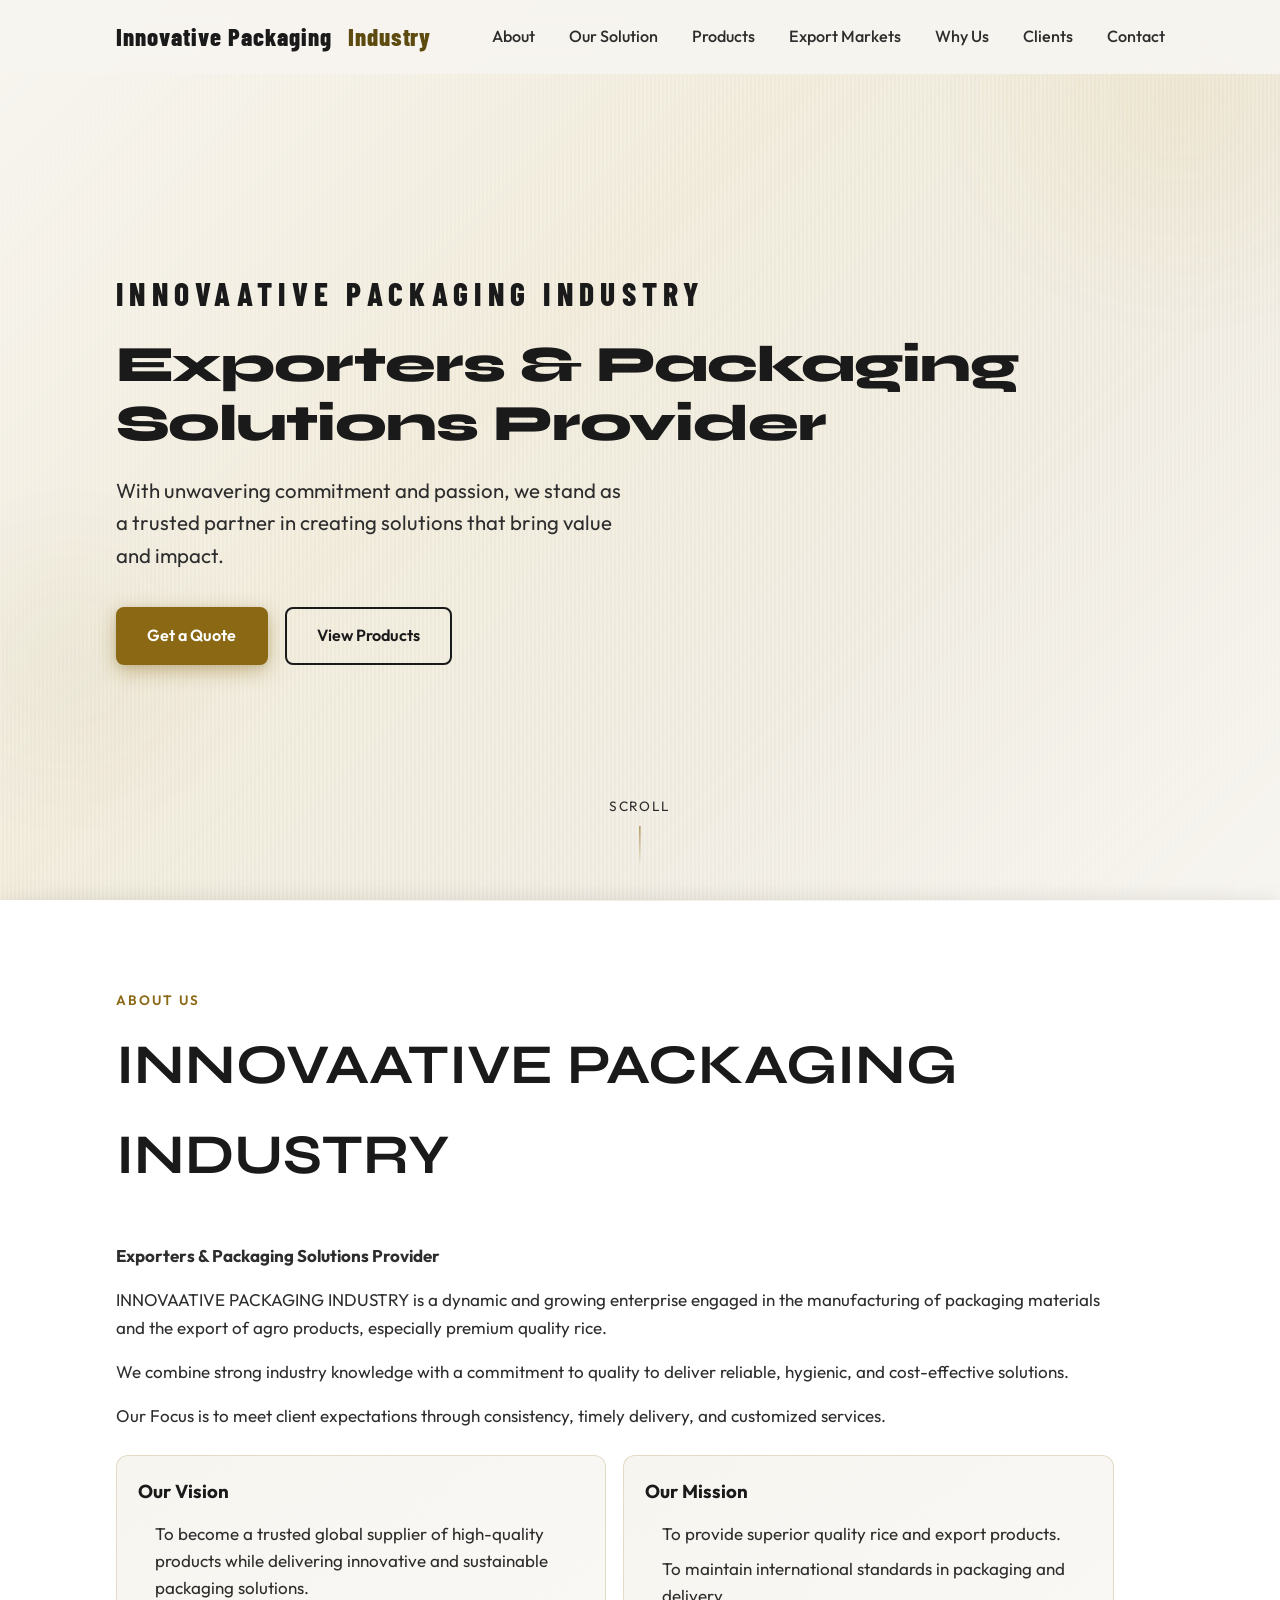
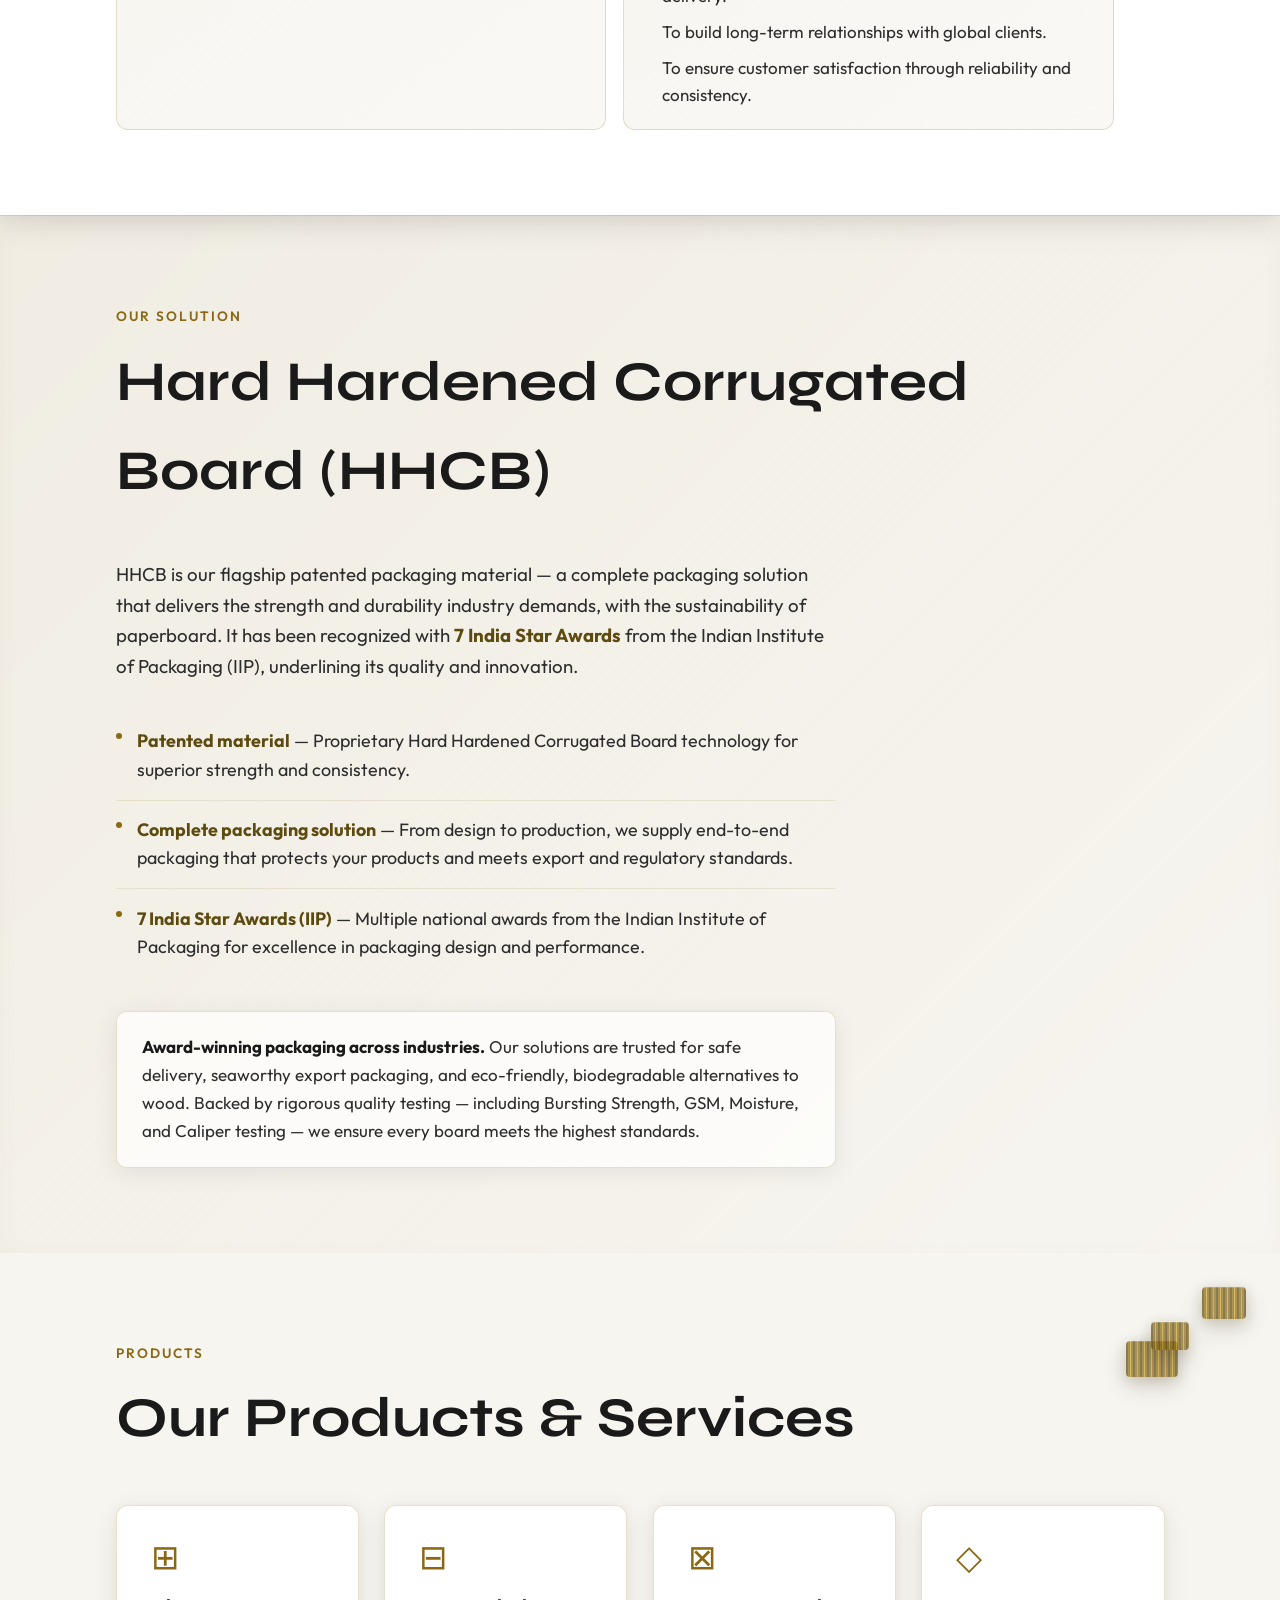
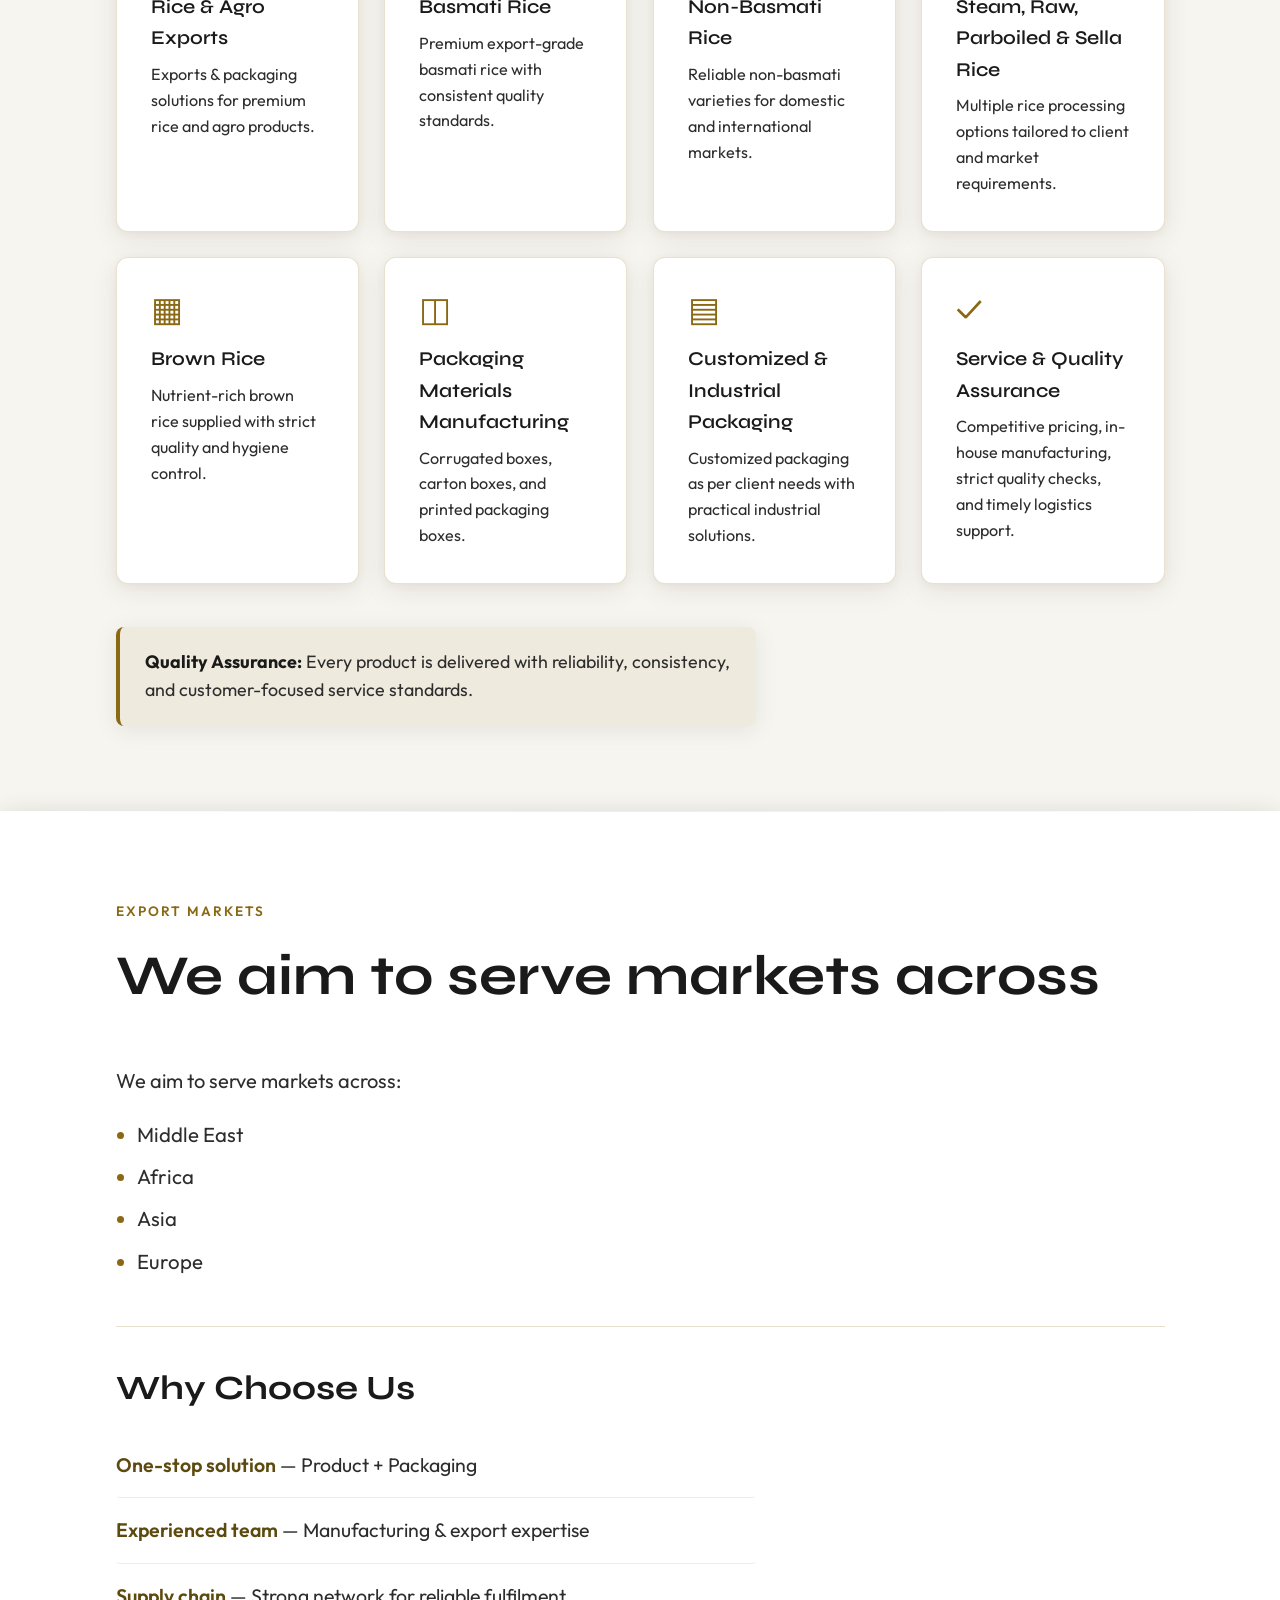
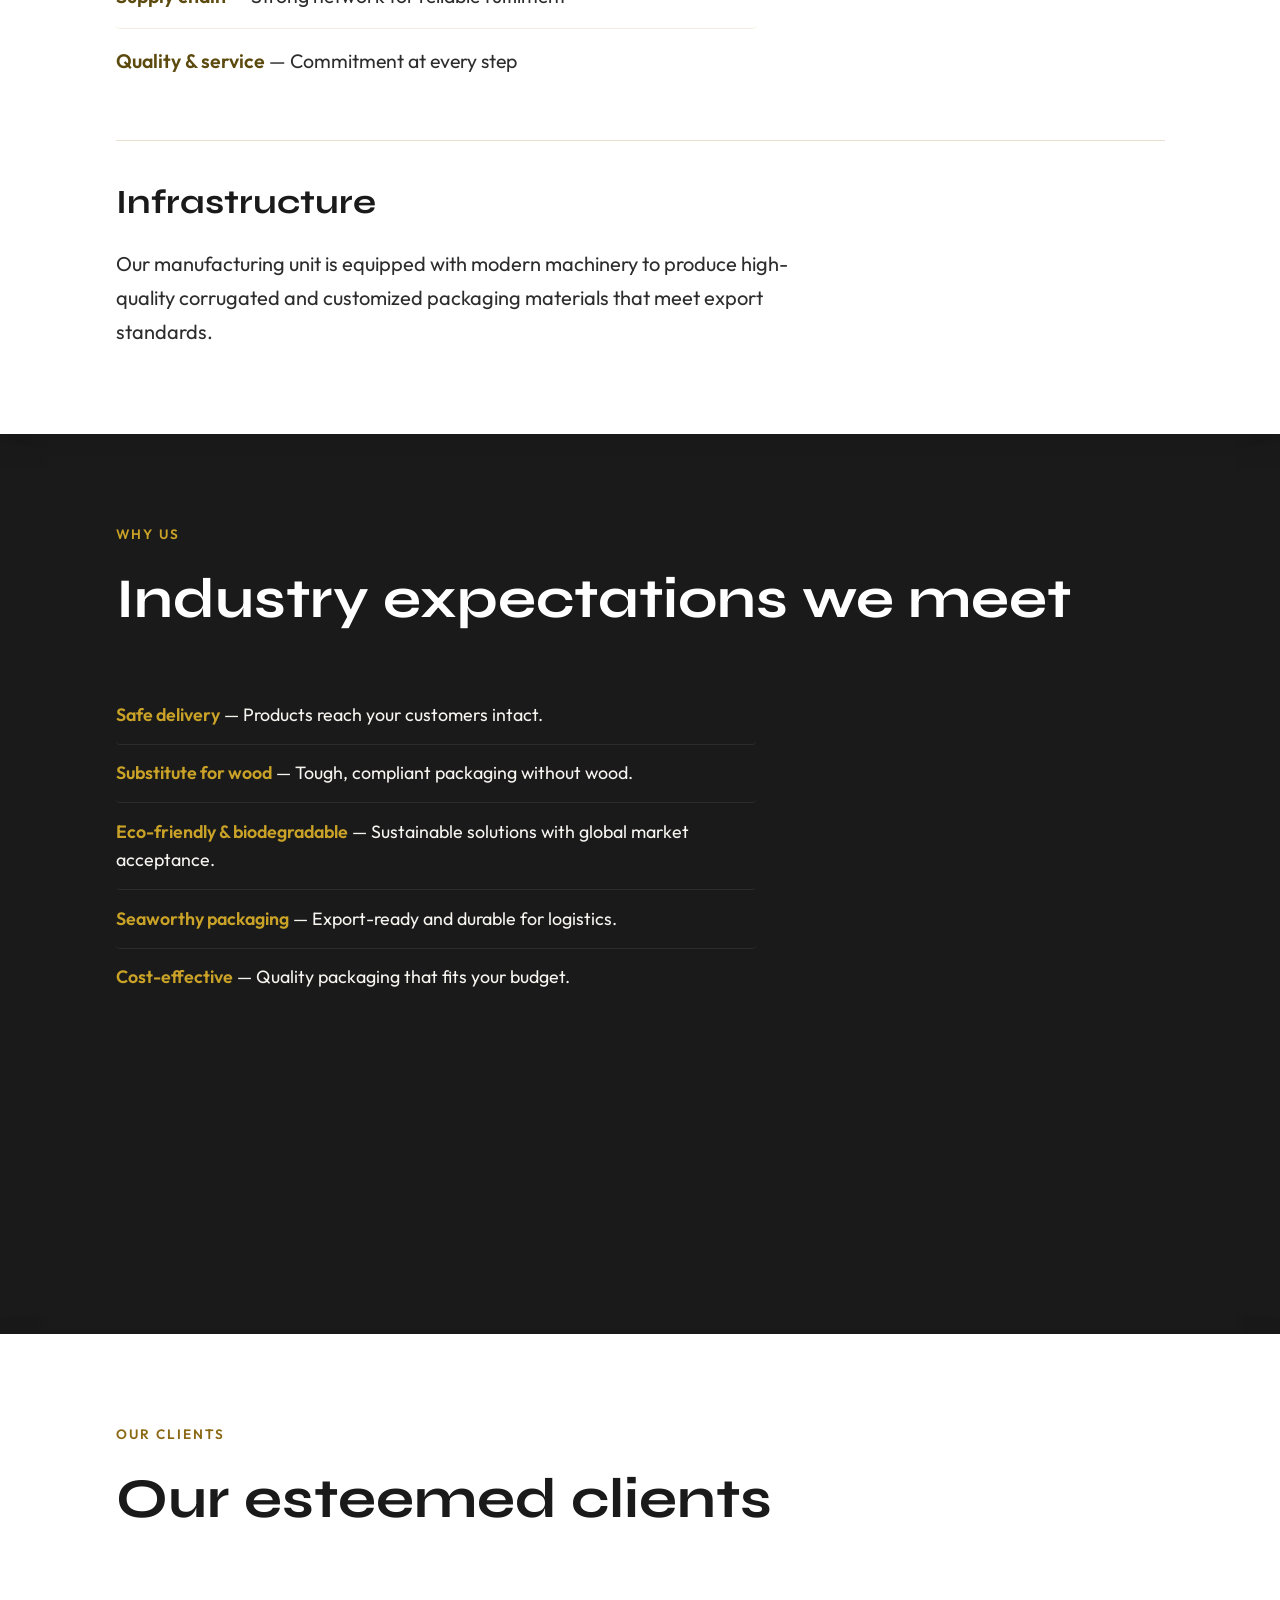
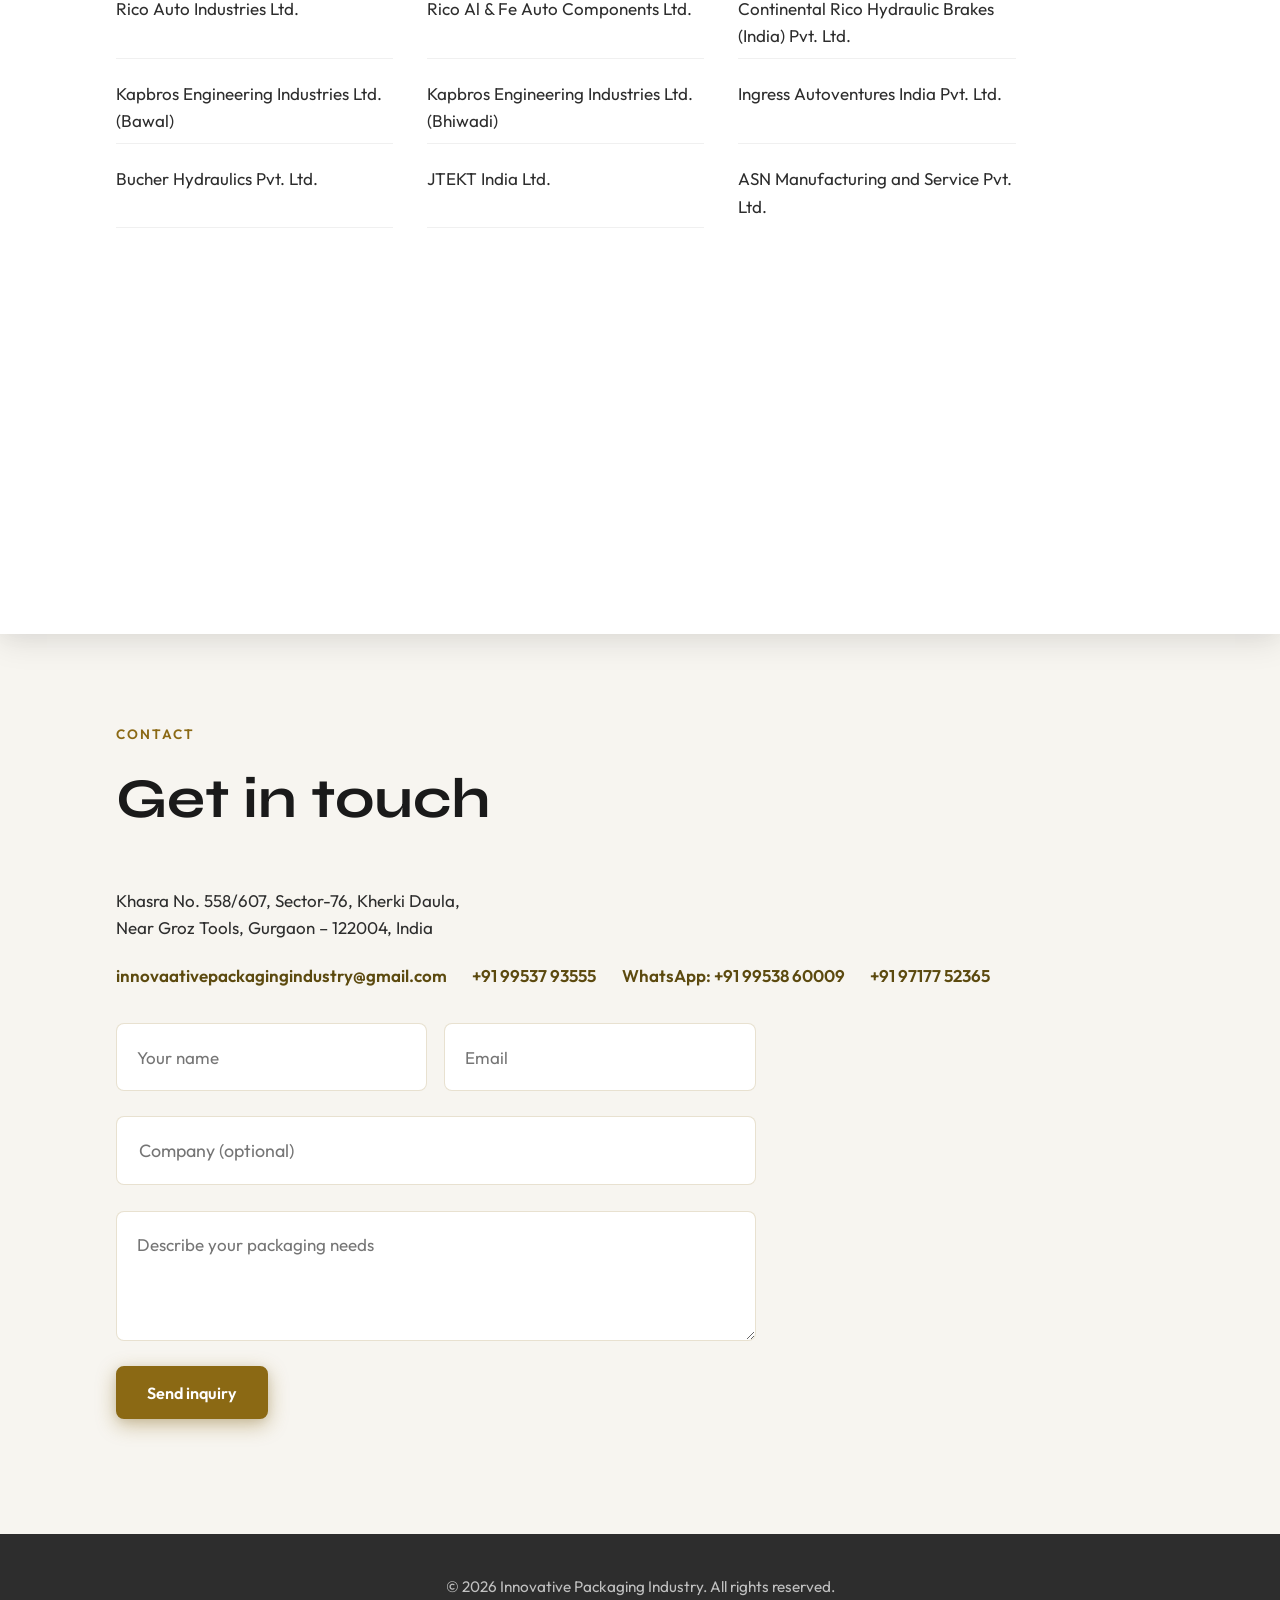
<file: index.html>
<!DOCTYPE html>
<html lang="en">
<head>
  <meta charset="UTF-8">
  <meta name="viewport" content="width=device-width, initial-scale=1.0">
  <title>Innovative Packaging Industries</title>
  <meta name="description" content="Innovative Packaging Industry —  With unwavering commitment and passion, we stand as a trusted partner in creating solutions that bring value and impact.">
  <link rel="preconnect" href="https://fonts.googleapis.com">
  <link rel="preconnect" href="https://fonts.gstatic.com" crossorigin>
  <link href="https://fonts.googleapis.com/css2?family=Barlow+Condensed:wght@600;700;800&family=Outfit:wght@300;400;500;600;700&family=Syne:wght@600;700;800&display=swap" rel="stylesheet">
  <link rel="stylesheet" href="styles.css">
</head>
<body>
  <div class="page-transition" id="page-transition" aria-hidden="true"></div>
  <header class="header" id="header">
    <div class="container header-inner">
      <a href="#hero" class="logo">Innovative Packaging<span class="logo-industry"> Industry</span></a>
      <nav class="nav">
        <a href="#about">About</a>
        <a href="#solution">Our Solution</a>
        <a href="#products">Products</a>
        <a href="#export-markets">Export Markets</a>
        <a href="#why-us">Why Us</a>
        <a href="#clients">Clients</a>
        <a href="#contact">Contact</a>
      </nav>
      <button class="nav-toggle" aria-label="Toggle menu">
        <span></span><span></span><span></span>
      </button>
    </div>
  </header>

  <main>
    <section id="hero" class="hero">
      <div class="hero-bg"></div>
      <div class="hero-shape hero-shape-1" aria-hidden="true"></div>
      <div class="hero-shape hero-shape-2" aria-hidden="true"></div>
      <div class="container hero-content">
        <p class="hero-company">INNOVAATIVE PACKAGING INDUSTRY</p>
        <h1 class="hero-title">Exporters &amp; Packaging Solutions Provider</h1>
        <p class="hero-tagline">With unwavering commitment and passion, we stand as a trusted partner in creating solutions that bring value and impact.</p>
        <div class="hero-cta">
          <a href="#contact" class="btn btn-primary">Get a Quote</a>
          <a href="#products" class="btn btn-outline">View Products</a>
        </div>
      </div>
      <div class="hero-scroll">
        <span>Scroll</span>
        <div class="scroll-line"></div>
      </div>
    </section>

    <section id="about" class="section about">
      <div class="container">
        <div class="section-head reveal">
          <span class="section-label">About Us</span>
          <h2>INNOVAATIVE PACKAGING INDUSTRY</h2>
        </div>
        <div class="about-grid">
          <div class="about-text reveal">
            <p><strong>Exporters &amp; Packaging Solutions Provider</strong></p>
            <p>INNOVAATIVE PACKAGING INDUSTRY is a dynamic and growing enterprise engaged in the manufacturing of packaging materials and the export of agro products, especially premium quality rice.</p>
            <p>We combine strong industry knowledge with a commitment to quality to deliver reliable, hygienic, and cost-effective solutions.</p>
            <p>Our Focus is to meet client expectations through consistency, timely delivery, and customized services.</p>
            <div class="about-pillars">
              <div class="about-pillar">
                <h3>Our Vision</h3>
                <ul>
                  <li>To become a trusted global supplier of high-quality products while delivering innovative and sustainable packaging solutions.</li>
                </ul>
              </div>
              <div class="about-pillar">
                <h3>Our Mission</h3>
                <ul>
                  <li>To provide superior quality rice and export products.</li>
                  <li>To maintain international standards in packaging and delivery.</li>
                  <li>To build long-term relationships with global clients.</li>
                  <li>To ensure customer satisfaction through reliability and consistency.</li>
                </ul>
              </div>
            </div>
          </div>
        </div>
      </div>
    </section>

    <section id="solution" class="section solution">
      <div class="container">
        <div class="section-head reveal">
          <span class="section-label">Our Solution</span>
          <h2>Hard Hardened Corrugated Board (HHCB)</h2>
        </div>
        <div class="solution-content reveal">
          <p class="solution-desc">HHCB is our flagship patented packaging material — a complete packaging solution that delivers the strength and durability industry demands, with the sustainability of paperboard. It has been recognized with <strong>7 India Star Awards</strong> from the Indian Institute of Packaging (IIP), underlining its quality and innovation.</p>
          <ul class="solution-features">
            <li><strong>Patented material</strong> — Proprietary Hard Hardened Corrugated Board technology for superior strength and consistency.</li>
            <li><strong>Complete packaging solution</strong> — From design to production, we supply end-to-end packaging that protects your products and meets export and regulatory standards.</li>
            <li><strong>7 India Star Awards (IIP)</strong> — Multiple national awards from the Indian Institute of Packaging for excellence in packaging design and performance.</li>
          </ul>
          <div class="solution-extra reveal">
            <p><strong>Award-winning packaging across industries.</strong> Our solutions are trusted for safe delivery, seaworthy export packaging, and eco-friendly, biodegradable alternatives to wood. Backed by rigorous quality testing — including Bursting Strength, GSM, Moisture, and Caliper testing — we ensure every board meets the highest standards.</p>
          </div>
        </div>
      </div>
    </section>

    <section id="products" class="section products">
      <div class="products-boxes-deco" aria-hidden="true">
        <div class="corrugated-box deco-box deco-box-1"></div>
        <div class="corrugated-box deco-box deco-box-2"></div>
        <div class="corrugated-box deco-box deco-box-3"></div>
      </div>
      <div class="container">
        <div class="section-head reveal">
          <span class="section-label">Products</span>
          <h2>Our Products &amp; Services</h2>
        </div>
        <div class="products-grid products-grid--wide">
          <article class="product-card reveal" style="--delay: 0">
            <div class="product-icon">⊞</div>
            <h3>Rice &amp; Agro Exports</h3>
            <p>Exports &amp; packaging solutions for premium rice and agro products.</p>
          </article>
          <article class="product-card reveal" style="--delay: 1">
            <div class="product-icon">⊟</div>
            <h3>Basmati Rice</h3>
            <p>Premium export-grade basmati rice with consistent quality standards.</p>
          </article>
          <article class="product-card reveal" style="--delay: 2">
            <div class="product-icon">⊠</div>
            <h3>Non-Basmati Rice</h3>
            <p>Reliable non-basmati varieties for domestic and international markets.</p>
          </article>
          <article class="product-card reveal" style="--delay: 3">
            <div class="product-icon">◇</div>
            <h3>Steam, Raw, Parboiled &amp; Sella Rice</h3>
            <p>Multiple rice processing options tailored to client and market requirements.</p>
          </article>
          <article class="product-card reveal" style="--delay: 4">
            <div class="product-icon">▦</div>
            <h3>Brown Rice</h3>
            <p>Nutrient-rich brown rice supplied with strict quality and hygiene control.</p>
          </article>
          <article class="product-card reveal" style="--delay: 5">
            <div class="product-icon">◫</div>
            <h3>Packaging Materials Manufacturing</h3>
            <p>Corrugated boxes, carton boxes, and printed packaging boxes.</p>
          </article>
          <article class="product-card reveal" style="--delay: 6">
            <div class="product-icon">▤</div>
            <h3>Customized &amp; Industrial Packaging</h3>
            <p>Customized packaging as per client needs with practical industrial solutions.</p>
          </article>
          <article class="product-card reveal" style="--delay: 7">
            <div class="product-icon">✓</div>
            <h3>Service &amp; Quality Assurance</h3>
            <p>Competitive pricing, in-house manufacturing, strict quality checks, and timely logistics support.</p>
          </article>
        </div>
        <p class="products-key-msg reveal"><strong>Quality Assurance:</strong> Every product is delivered with reliability, consistency, and customer-focused service standards.</p>
      </div>
    </section>

    <section id="export-markets" class="section about export-markets-home">
      <div class="container">
        <div class="section-head reveal">
          <span class="section-label">Export Markets</span>
          <h2>We aim to serve markets across</h2>
        </div>
        <p class="reveal export-markets-intro">We aim to serve markets across:</p>
        <ul class="markets-list reveal">
          <li>Middle East</li>
          <li>Africa</li>
          <li>Asia</li>
          <li>Europe</li>
        </ul>

        <div class="export-markets-sub reveal">
          <h3 class="export-markets-subtitle">Why Choose Us</h3>
          <ul class="export-choose-list">
            <li><strong>One-stop solution</strong> — Product + Packaging</li>
            <li><strong>Experienced team</strong> — Manufacturing &amp; export expertise</li>
            <li><strong>Supply chain</strong> — Strong network for reliable fulfilment</li>
            <li><strong>Quality &amp; service</strong> — Commitment at every step</li>
          </ul>
        </div>

        <div class="export-markets-sub reveal">
          <h3 class="export-markets-subtitle">Infrastructure</h3>
          <p class="export-infra-text">Our manufacturing unit is equipped with modern machinery to produce high-quality corrugated and customized packaging materials that meet export standards.</p>
        </div>
      </div>
    </section>

    <section id="why-us" class="section why-us">
      <div class="container">
        <div class="section-head reveal">
          <span class="section-label">Why Us</span>
          <h2>Industry expectations we meet</h2>
        </div>
        <ul class="why-list">
          <li class="reveal" style="--delay: 0"><strong>Safe delivery</strong> — Products reach your customers intact.</li>
          <li class="reveal" style="--delay: 1"><strong>Substitute for wood</strong> — Tough, compliant packaging without wood.</li>
          <li class="reveal" style="--delay: 2"><strong>Eco-friendly & biodegradable</strong> — Sustainable solutions with global market acceptance.</li>
          <li class="reveal" style="--delay: 3"><strong>Seaworthy packaging</strong> — Export-ready and durable for logistics.</li>
          <li class="reveal" style="--delay: 4"><strong>Cost-effective</strong> — Quality packaging that fits your budget.</li>
        </ul>
      </div>
    </section>

    <section id="clients" class="section clients">
      <div class="container">
        <div class="section-head reveal">
          <span class="section-label">Our Clients</span>
          <h2>Our esteemed clients</h2>
        </div>
        <ul class="clients-list reveal">
          <li>Rico Auto Industries Ltd.</li>
          <li>Rico Al & Fe Auto Components Ltd.</li>
          <li>Continental Rico Hydraulic Brakes (India) Pvt. Ltd.</li>
          <li>Kapbros Engineering Industries Ltd. (Bawal)</li>
          <li>Kapbros Engineering Industries Ltd. (Bhiwadi)</li>
          <li>Ingress Autoventures India Pvt. Ltd.</li>
          <li>Bucher Hydraulics Pvt. Ltd.</li>
          <li>JTEKT India Ltd.</li>
          <li>ASN Manufacturing and Service Pvt. Ltd.</li>
        </ul>
      </div>
    </section>

    <section id="contact" class="section contact">
      <div class="container">
        <div class="section-head reveal">
          <span class="section-label">Contact</span>
          <h2>Get in touch</h2>
        </div>
        <div class="contact-block reveal">
          <address class="contact-address">
            Khasra No. 558/607, Sector-76, Kherki Daula,<br>
            Near Groz Tools, Gurgaon – 122004, India
  
          </address>
          <div class="contact-details">
            <a href="mailto:innovaativepackagingindustry@gmail.com">innovaativepackagingindustry@gmail.com</a>
            <a href="tel:+919953793555">+91 99537 93555</a>
            <a href="https://wa.me/919953860009" target="_blank" rel="noopener noreferrer">WhatsApp: +91 99538 60009</a>
            <a href="tel:+919717752365">+91 97177 52365</a>
          </div>
          <form name="contact" class="contact-form" method="POST" data-netlify="true" netlify onsubmit="return handleSubmit(event)">
  
            <input type="hidden" name="form-name" value="contact">
          
            <div class="form-row">
              <input type="text" name="name" placeholder="Your name" required>
              <input type="email" name="email" placeholder="Email" required>
            </div>
          
            <input type="text" name="company" placeholder="Company (optional)">
            <textarea name="message" rows="4" placeholder="Describe your packaging needs" required></textarea>
          
            <button type="submit" class="btn btn-primary">Send inquiry</button>
          
          </form>
        </div>
      </div>
    </section>
  </main>

  <footer class="footer">
    <div class="container">
      <p>© <span id="year"></span> Innovative Packaging Industry. All rights reserved.</p>
    </div>
  </footer>

  <script>
    function handleSubmit(event) {
      event.preventDefault();
      var form = event.target;

      var data = new FormData(form);
      var body = new URLSearchParams(data).toString();

      fetch("/", {
        method: "POST",
        headers: { "Content-Type": "application/x-www-form-urlencoded" },
        body: body
      })
        .then(function () {
          window.location.href = "/thank-you.html";
        })
        .catch(function (error) {
          console.error("Form submission error:", error);
        });

      return false;
    }
  </script>

  <script src="script.js"></script>
</body>
</html>
</file>
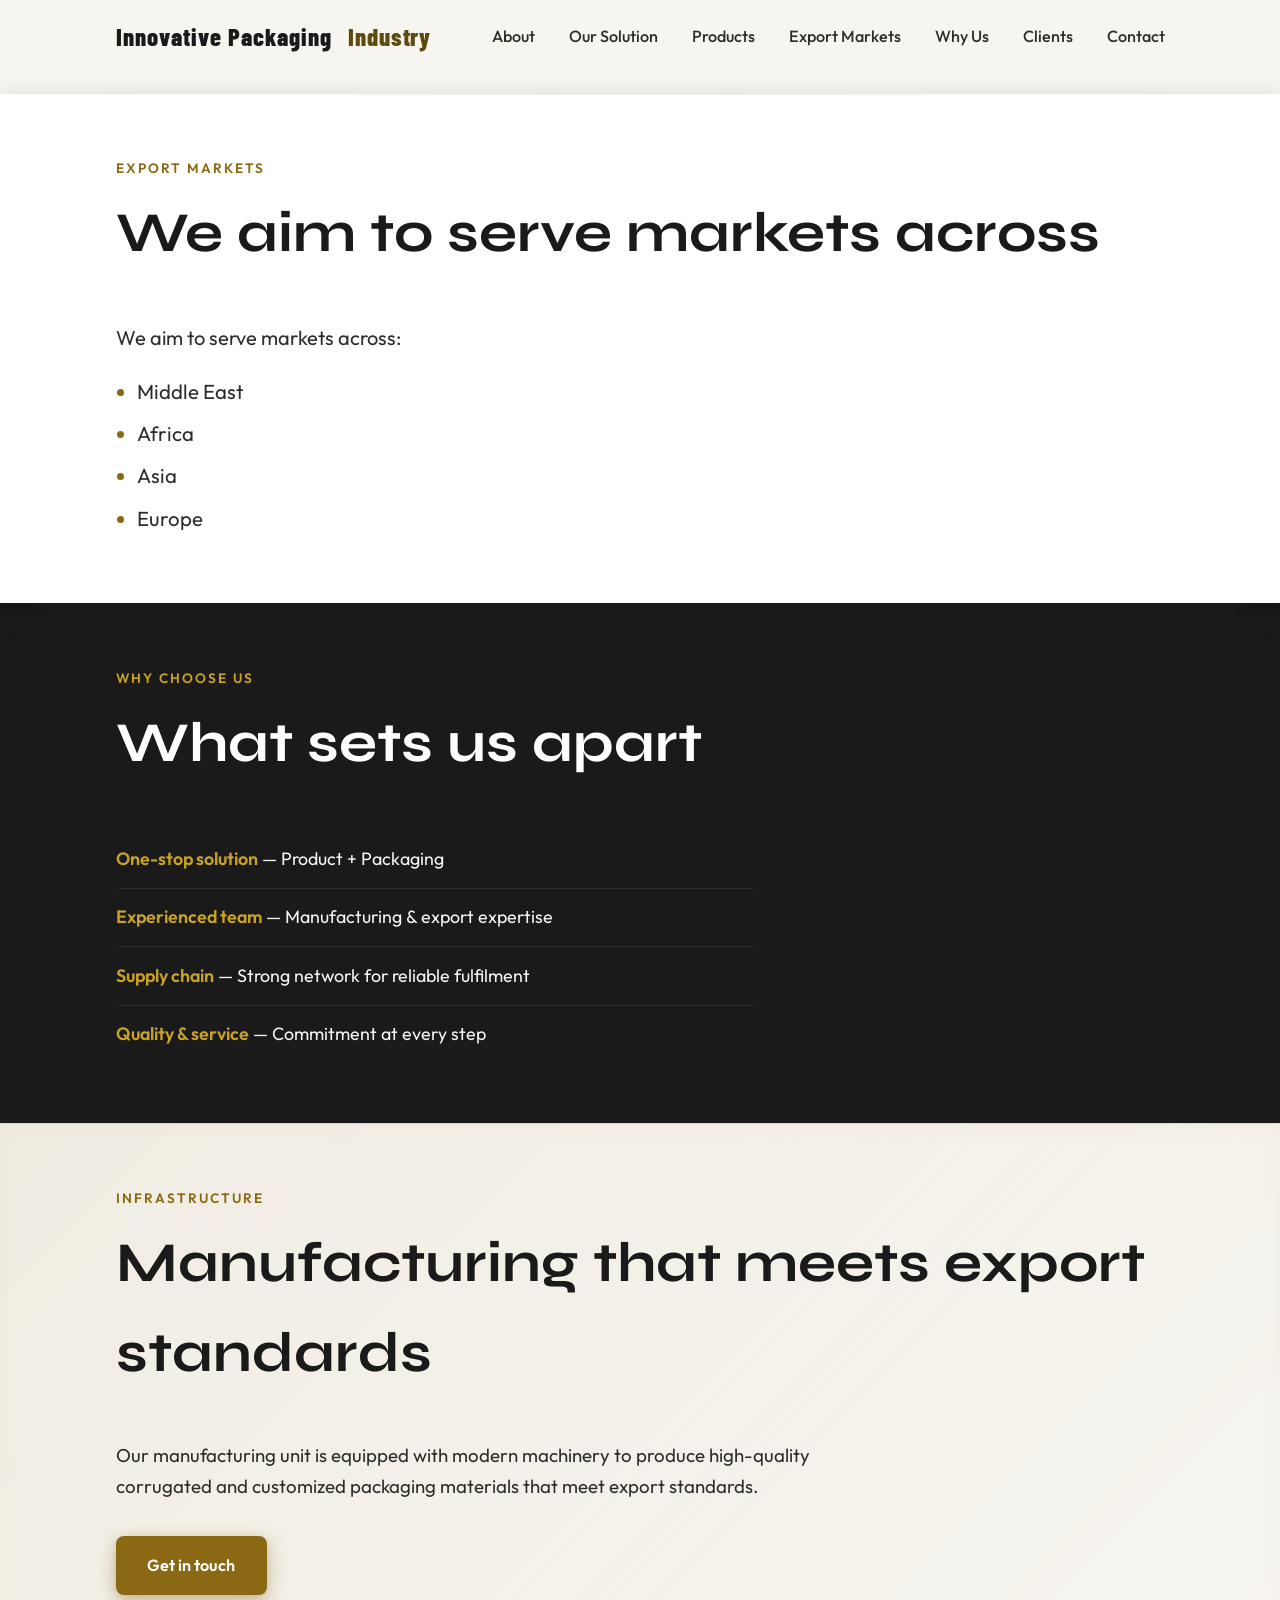
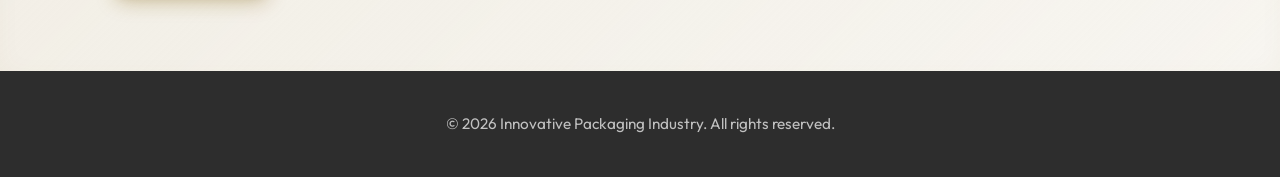
<file: export-markets.html>
<!DOCTYPE html>
<html lang="en">
<head>
  <meta charset="UTF-8">
  <meta name="viewport" content="width=device-width, initial-scale=1.0">
  <title>Export Markets | Innovative Packaging Industries</title>
  <meta name="description" content="INNOVAATIVE PACKAGING INDUSTRY — export markets across Middle East, Africa, Asia, and Europe. Why choose us and our manufacturing infrastructure.">
  <link rel="preconnect" href="https://fonts.googleapis.com">
  <link rel="preconnect" href="https://fonts.gstatic.com" crossorigin>
  <link href="https://fonts.googleapis.com/css2?family=Barlow+Condensed:wght@600;700;800&family=Outfit:wght@300;400;500;600;700&family=Syne:wght@600;700;800&display=swap" rel="stylesheet">
  <link rel="stylesheet" href="styles.css">
</head>
<body class="page-inner">
  <div class="page-transition" id="page-transition" aria-hidden="true"></div>
  <header class="header" id="header">
    <div class="container header-inner">
      <a href="index.html" class="logo">Innovative Packaging<span class="logo-industry"> Industry</span></a>
      <nav class="nav">
        <a href="index.html#about">About</a>
        <a href="index.html#solution">Our Solution</a>
        <a href="index.html#products">Products</a>
        <a href="index.html#export-markets">Export Markets</a>
        <a href="index.html#why-us">Why Us</a>
        <a href="index.html#clients">Clients</a>
        <a href="index.html#contact">Contact</a>
      </nav>
      <button class="nav-toggle" aria-label="Toggle menu">
        <span></span><span></span><span></span>
      </button>
    </div>
  </header>

  <main>
    <section id="export-markets" class="section about">
      <div class="container">
        <div class="section-head reveal">
          <span class="section-label">Export Markets</span>
          <h2>We aim to serve markets across</h2>
        </div>
        <p class="reveal export-markets-intro">We aim to serve markets across:</p>
        <ul class="markets-list reveal">
          <li>Middle East</li>
          <li>Africa</li>
          <li>Asia</li>
          <li>Europe</li>
        </ul>
      </div>
    </section>

    <section class="section why-us">
      <div class="container">
        <div class="section-head reveal">
          <span class="section-label">Why Choose Us</span>
          <h2>What sets us apart</h2>
        </div>
        <ul class="why-list">
          <li class="reveal" style="--delay: 0"><strong>One-stop solution</strong> — Product + Packaging</li>
          <li class="reveal" style="--delay: 1"><strong>Experienced team</strong> — Manufacturing &amp; export expertise</li>
          <li class="reveal" style="--delay: 2"><strong>Supply chain</strong> — Strong network for reliable fulfilment</li>
          <li class="reveal" style="--delay: 3"><strong>Quality &amp; service</strong> — Commitment at every step</li>
        </ul>
      </div>
    </section>

    <section class="section solution">
      <div class="container">
        <div class="section-head reveal">
          <span class="section-label">Infrastructure</span>
          <h2>Manufacturing that meets export standards</h2>
        </div>
        <div class="solution-content reveal">
          <p class="solution-desc">Our manufacturing unit is equipped with modern machinery to produce high-quality corrugated and customized packaging materials that meet export standards.</p>
        </div>
        <p class="reveal" style="margin-top: 2rem;">
          <a href="index.html#contact" class="btn btn-primary">Get in touch</a>
        </p>
      </div>
    </section>
  </main>

  <footer class="footer">
    <div class="container">
      <p>© <span id="year"></span> Innovative Packaging Industry. All rights reserved.</p>
    </div>
  </footer>

  <script src="script.js"></script>
</body>
</html>
</file>
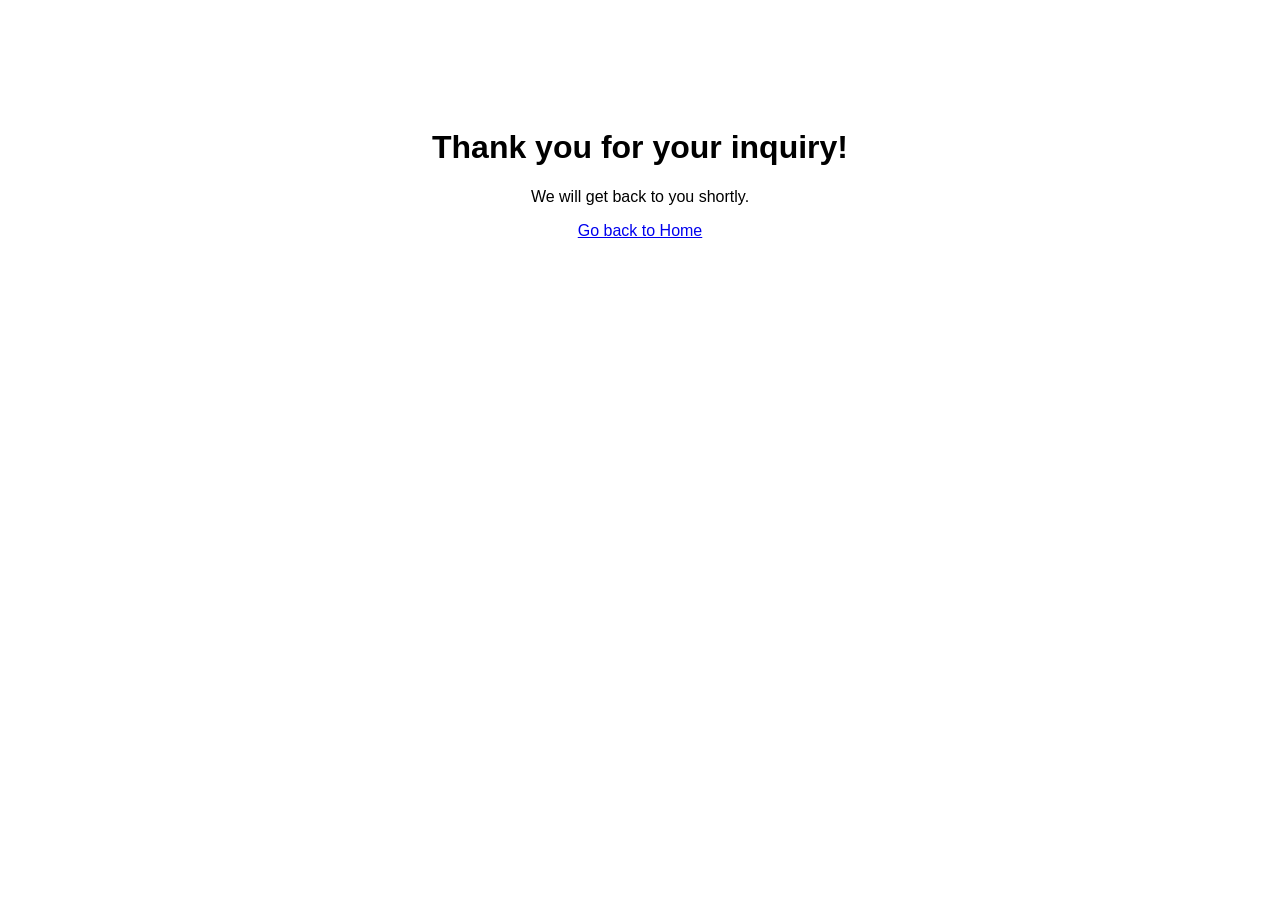
<file: thank-you.html>
<!DOCTYPE html>
<html>
<head>
  <title>Thank You</title>
</head>
<body style="font-family: Arial; text-align:center; padding-top:100px;">
  <h1>Thank you for your inquiry!</h1>
  <p>We will get back to you shortly.</p>
  <a href="/">Go back to Home</a>

  <script>
    (function () {
      var phone = "919953860009";
      var message = "Hello Innovative Packaging Industry, I just submitted the contact form and would like to discuss my packaging requirements.";
      var encodedMessage = encodeURIComponent(message);
      var url = "https://wa.me/" + phone + "?text=" + encodedMessage;

      setTimeout(function () {
        window.location.href = url;
      }, 3000);
    })();
  </script>
</body>
</html>
</file>
<file: styles.css>
/* --- Variables --- */
:root {
  --kraft: #8b6914;
  --kraft-dark: #5c4a0f;
  --kraft-light: #c9a227;
  --charcoal: #1a1a1a;
  --slate: #2d2d2d;
  --off-white: #f7f5f0;
  --white: #fff;
  --border: rgba(139, 105, 20, 0.2);
  --shadow: 0 4px 24px rgba(0, 0, 0, 0.08);
  --shadow-md: 0 8px 30px rgba(0, 0, 0, 0.1);
  --shadow-lg: 0 20px 50px rgba(0, 0, 0, 0.12);
  --shadow-xl: 0 25px 60px rgba(0, 0, 0, 0.14);
  --shadow-soft: 0 10px 40px rgba(139, 105, 20, 0.12);
  --shadow-card: 0 6px 28px rgba(0, 0, 0, 0.08), 0 2px 8px rgba(139, 105, 20, 0.06);
  --shadow-card-hover: 0 24px 56px rgba(0, 0, 0, 0.12), 0 8px 24px rgba(139, 105, 20, 0.1);
  --font-heading: "Syne", sans-serif;
  --font-body: "Outfit", sans-serif;
  --font-company: "Barlow Condensed", sans-serif;
  --ease-out-expo: cubic-bezier(0.16, 1, 0.3, 1);
  --duration: 0.6s;
}

/* --- Reset & base --- */
*, *::before, *::after { box-sizing: border-box; }
html {
  scroll-behavior: auto;
  font-size: 17px;
}
body {
  margin: 0;
  font-family: var(--font-body);
  font-size: 1rem;
  line-height: 1.6;
  color: var(--charcoal);
  background: var(--off-white);
}

/* Inner pages (non–full-hero layouts) */
.page-inner main {
  padding-top: 5.5rem;
}

.page-inner .section {
  min-height: auto;
  padding: 3.5rem 0;
}

.markets-list {
  margin: 1rem 0 0;
  padding-left: 1.25rem;
  color: var(--slate);
  list-style: disc;
  font-size: 1.2rem;
  line-height: 1.7;
}

.markets-list li {
  margin-bottom: 0.45rem;
}

.markets-list li::marker {
  color: var(--kraft);
}

.export-markets-home .export-markets-sub {
  margin-top: 2.75rem;
  padding-top: 2rem;
  border-top: 1px solid var(--border);
}

.export-markets-intro {
  font-size: 1.18rem;
  line-height: 1.7;
  color: var(--slate);
}

.export-markets-subtitle {
  font-family: var(--font-heading);
  font-size: clamp(1.6rem, 3.4vw, 2rem);
  font-weight: 700;
  margin: 0 0 1rem;
  color: var(--charcoal);
}

.export-choose-list {
  max-width: 640px;
  margin: 0;
  padding: 0;
  list-style: none;
}

.export-choose-list li {
  padding: 0.95rem 0;
  border-bottom: 1px solid rgba(139, 105, 20, 0.12);
  color: var(--slate);
  font-size: 1.15rem;
  line-height: 1.65;
  transition: padding-left 0.3s var(--ease-out-expo), background 0.3s ease;
  border-radius: 4px;
}

.export-choose-list li:hover {
  padding-left: 10px;
  background: rgba(139, 105, 20, 0.04);
}

.export-choose-list li:last-child {
  border-bottom: none;
}

.export-choose-list strong {
  color: var(--kraft-dark);
  font-weight: 600;
}

.export-infra-text {
  margin: 0;
  max-width: 720px;
  color: var(--slate);
  font-size: 1.18rem;
  line-height: 1.7;
}

.nav a[aria-current="page"] {
  color: var(--kraft-dark);
}

.nav a[aria-current="page"]::after {
  width: 100%;
}

a { color: inherit; text-decoration: none; }
ul { list-style: none; margin: 0; padding: 0; }
img { max-width: 100%; height: auto; display: block; }

.container {
  width: 100%;
  max-width: 1100px;
  margin: 0 auto;
  padding: 0 1.5rem;
}

/* --- Page transition overlay (next-page feel) --- */
.page-transition {
  position: fixed;
  inset: 0;
  z-index: 9999;
  background: var(--off-white);
  pointer-events: none;
  opacity: 0;
  transition: opacity 0.25s cubic-bezier(0.4, 0, 0.2, 1);
}

.page-transition.is-visible {
  pointer-events: auto;
  opacity: 1;
}

/* --- Reveal animations (scroll-triggered via .in-view) --- */
.reveal {
  opacity: 0;
  transform: translateY(28px);
  transition: opacity var(--duration) var(--ease-out-expo), transform var(--duration) var(--ease-out-expo);
  transition-delay: calc(var(--delay, 0) * 0.08s);
}

.reveal.in-view {
  opacity: 1;
  transform: translateY(0);
}

/* --- Header --- */
.header {
  position: fixed;
  top: 0;
  left: 0;
  right: 0;
  z-index: 100;
  padding: 1rem 0;
  background: rgba(247, 245, 240, 0.92);
  backdrop-filter: blur(12px);
  border-bottom: 1px solid transparent;
  transition: padding 0.3s var(--ease-out-expo), background 0.3s ease, border-color 0.3s ease, box-shadow 0.3s ease;
}

.header.scrolled {
  padding: 0.6rem 0;
  border-color: var(--border);
  box-shadow: 0 8px 32px rgba(0, 0, 0, 0.08), 0 2px 12px rgba(139, 105, 20, 0.06);
}

.header-inner {
  display: flex;
  align-items: center;
  justify-content: space-between;
}

.logo {
  font-family: var(--font-company);
  font-weight: 800;
  font-size: 1.45rem;
  letter-spacing: 0.04em;
  color: var(--charcoal);
  transition: transform 4s var(--ease-out-expo);
  transform: perspective(1000px) rotateY(0deg);
}

.logo:hover {
  transform: perspective(1000px) rotateY(360deg);
}

.logo span,
.logo .logo-industry {
  font-weight: 800;
  color: var(--kraft-dark);
}

.logo .logo-industry {
  margin-left: 0.4em;
}

.nav {
  display: flex;
  gap: 2rem;
}

.nav a {
  font-weight: 500;
  font-size: 0.95rem;
  color: var(--slate);
  position: relative;
  transition: color 0.2s ease;
}

.nav a::after {
  content: "";
  position: absolute;
  left: 0;
  bottom: -4px;
  width: 0;
  height: 2px;
  background: var(--kraft);
  transition: width 0.3s var(--ease-out-expo);
}

.nav a:hover {
  color: var(--kraft-dark);
}

.nav a:hover::after {
  width: 100%;
}

.nav-toggle {
  display: none;
  flex-direction: column;
  justify-content: center;
  gap: 6px;
  width: 36px;
  height: 36px;
  padding: 0;
  background: none;
  border: none;
  cursor: pointer;
  transition: transform 0.2s ease;
}

.nav-toggle span {
  display: block;
  width: 22px;
  height: 2px;
  background: var(--charcoal);
  transition: transform 0.3s var(--ease-out-expo), opacity 0.2s ease;
}

.nav-toggle.is-open span:nth-child(1) {
  transform: translateY(8px) rotate(45deg);
}

.nav-toggle.is-open span:nth-child(2) {
  opacity: 0;
}

.nav-toggle.is-open span:nth-child(3) {
  transform: translateY(-8px) rotate(-45deg);
}

/* --- Buttons --- */
.btn {
  display: inline-block;
  padding: 0.85rem 1.75rem;
  font-family: var(--font-body);
  font-weight: 600;
  font-size: 0.95rem;
  border-radius: 8px;
  border: 2px solid transparent;
  cursor: pointer;
  transition: background 0.3s var(--ease-out-expo), color 0.3s ease, border-color 0.3s ease, transform 0.2s ease, box-shadow 0.3s ease;
}

.btn:active {
  transform: scale(0.98);
}

.btn-primary {
  background: var(--kraft);
  color: var(--white);
  border-color: var(--kraft);
  box-shadow: 0 6px 20px rgba(139, 105, 20, 0.4), 0 2px 8px rgba(0, 0, 0, 0.08);
}

.btn-primary:hover {
  background: var(--kraft-dark);
  border-color: var(--kraft-dark);
  box-shadow: 0 12px 32px rgba(139, 105, 20, 0.45), 0 4px 16px rgba(0, 0, 0, 0.1);
  transform: translateY(-2px);
}

.btn-outline {
  background: transparent;
  color: var(--charcoal);
  border-color: var(--charcoal);
}

.btn-outline:hover {
  background: var(--charcoal);
  color: var(--white);
  transform: translateY(-2px);
}

/* --- Hero --- */
.hero {
  position: relative;
  min-height: 100vh;
  display: flex;
  align-items: center;
  padding: 6rem 0 4rem;
  overflow: hidden;
}

.hero-bg {
  position: absolute;
  inset: 0;
  background:
    linear-gradient(135deg, var(--off-white) 0%, rgba(201, 162, 39, 0.08) 40%, rgba(139, 105, 20, 0.04) 70%, var(--off-white) 100%),
    repeating-linear-gradient(
      90deg,
      transparent,
      transparent 2px,
      rgba(139, 105, 20, 0.04) 2px,
      rgba(139, 105, 20, 0.04) 4px
    );
  z-index: 0;
  animation: heroBgFade 1.2s var(--ease-out-expo) forwards;
}

@keyframes heroBgFade {
  from { opacity: 0; }
  to { opacity: 1; }
}

.hero-shape {
  position: absolute;
  border-radius: 50%;
  filter: blur(60px);
  opacity: 0.4;
  z-index: 0;
  animation: heroShape 8s ease-in-out infinite;
}

.hero-shape-1 {
  width: 400px;
  height: 400px;
  background: radial-gradient(circle, rgba(201, 162, 39, 0.25) 0%, transparent 70%);
  top: -100px;
  right: -100px;
  animation-delay: 0s;
}

.hero-shape-2 {
  width: 300px;
  height: 300px;
  background: radial-gradient(circle, rgba(92, 74, 15, 0.15) 0%, transparent 70%);
  bottom: 10%;
  left: -80px;
  animation-delay: -3s;
}

@keyframes heroShape {
  0%, 100% { transform: scale(1) translate(0, 0); opacity: 0.4; }
  50% { transform: scale(1.1) translate(20px, -20px); opacity: 0.5; }
}

.hero-content {
  position: relative;
  z-index: 1;
}

.hero-company {
  font-family: var(--font-company);
  font-weight: 800;
  font-size: clamp(1.35rem, 3.2vw, 1.85rem);
  letter-spacing: 0.2em;
  text-transform: uppercase;
  color: var(--charcoal);
  margin: 0 0 1rem;
  opacity: 0;
  animation: heroTitleIn 0.9s var(--ease-out-expo) 0.1s forwards;
  transition: transform 4s var(--ease-out-expo);
  display: inline-block;
  cursor: default;
  transform: perspective(1000px) rotateY(0deg);
}

.hero-company .company-gap {
  display: inline-block;
  margin-left: 0.45em;
}

.hero-company:hover {
  transform: perspective(1000px) rotateY(360deg);
}

.hero-title {
  font-family: var(--font-heading);
  font-weight: 800;
  font-size: clamp(2rem, 5vw, 3rem);
  line-height: 1.15;
  letter-spacing: -0.02em;
  margin: 0 0 1.25rem;
  color: var(--charcoal);
  opacity: 0;
  transform: translateY(32px);
  animation: heroTitleIn 0.9s var(--ease-out-expo) 0.2s forwards;
}

.hero-tagline {
  font-size: 1.2rem;
  color: var(--slate);
  max-width: 520px;
  margin: 0 0 2rem;
  opacity: 0;
  transform: translateY(24px);
  animation: heroTaglineIn 0.8s var(--ease-out-expo) 0.45s forwards;
}

.hero-cta {
  display: flex;
  flex-wrap: wrap;
  gap: 1rem;
  opacity: 0;
  transform: translateY(24px);
  animation: heroCtaIn 0.8s var(--ease-out-expo) 0.65s forwards;
}

@keyframes heroTitleIn {
  to {
    opacity: 1;
    transform: translateY(0);
  }
}

@keyframes heroTaglineIn {
  to {
    opacity: 1;
    transform: translateY(0);
  }
}

@keyframes heroCtaIn {
  to {
    opacity: 1;
    transform: translateY(0);
  }
}

.hero-scroll {
  position: absolute;
  bottom: 2rem;
  left: 50%;
  transform: translateX(-50%);
  display: flex;
  flex-direction: column;
  align-items: center;
  gap: 0.5rem;
  font-size: 0.8rem;
  color: var(--slate);
  letter-spacing: 0.1em;
  text-transform: uppercase;
  opacity: 0;
  animation: heroScrollIn 0.6s var(--ease-out-expo) 1s forwards;
}

@keyframes heroScrollIn {
  to { opacity: 1; }
}

.scroll-line {
  width: 1px;
  height: 40px;
  background: linear-gradient(to bottom, var(--kraft), transparent);
  animation: scroll-pulse 2s ease-in-out infinite;
}

@keyframes scroll-pulse {
  0%, 100% { opacity: 0.4; transform: scaleY(0.8); }
  50% { opacity: 1; transform: scaleY(1); }
}

/* --- Sections --- */
.section {
  padding: 5rem 0;
  min-height: 100vh;
}

.section-head {
  margin-bottom: 2.5rem;
}

.section-label {
  display: inline-block;
  font-size: 0.8rem;
  font-weight: 600;
  letter-spacing: 0.15em;
  text-transform: uppercase;
  color: var(--kraft);
  margin-bottom: 0.5rem;
}

.section h2 {
  font-family: var(--font-heading);
  font-weight: 700;
  font-size: clamp(2.4rem, 6vw, 3.3rem);
  margin: 0;
  color: var(--charcoal);
}

/* --- About --- */
.about {
  background: var(--white);
  box-shadow: var(--shadow-md), 0 -2px 20px rgba(0, 0, 0, 0.04);
  position: relative;
}

.about::before {
  content: "";
  position: absolute;
  top: 0;
  left: 0;
  right: 0;
  height: 1px;
  background: linear-gradient(90deg, transparent, var(--border), transparent);
  opacity: 0.6;
}

.about-grid {
  display: grid;
  grid-template-columns: 1fr auto;
  gap: 3rem;
  align-items: start;
}

.about-text p {
  margin: 0 0 1rem;
  color: var(--slate);
}

.about-text p:last-child {
  margin-bottom: 0;
}

.about-pillars {
  display: grid;
  grid-template-columns: repeat(2, minmax(0, 1fr));
  gap: 1rem;
  margin-top: 1.5rem;
}

.about-pillar {
  padding: 1.25rem;
  border: 1px solid var(--border);
  border-radius: 12px;
  background: linear-gradient(145deg, var(--off-white) 0%, rgba(247, 245, 240, 0.65) 100%);
}

.about-pillar h3 {
  margin: 0 0 0.75rem;
  font-size: 1.1rem;
  color: var(--charcoal);
}

.about-pillar ul {
  margin: 0;
  padding-left: 1rem;
  color: var(--slate);
}

.about-pillar li + li {
  margin-top: 0.5rem;
}

.about-stats {
  display: flex;
  flex-direction: column;
  gap: 1.5rem;
  padding: 1.5rem 2rem;
  background: linear-gradient(145deg, var(--off-white) 0%, rgba(247, 245, 240, 0.65) 100%);
  border-radius: 12px;
  border: 1px solid var(--border);
  box-shadow: var(--shadow-card);
  transition: box-shadow 0.4s var(--ease-out-expo), transform 0.3s var(--ease-out-expo);
}

.about-stats:hover {
  box-shadow: var(--shadow-soft);
}

.about-stats.in-view {
  transition-delay: 0.15s;
}

.stat {
  display: flex;
  flex-direction: column;
  transition: transform 0.25s ease;
}

.about-stats:hover .stat {
  transform: translateX(4px);
}

.stat-num {
  font-family: var(--font-heading);
  font-weight: 700;
  font-size: 1.5rem;
  color: var(--kraft-dark);
}

.stat-label {
  font-size: 0.9rem;
  color: var(--slate);
}

/* --- Solution (HHCB) --- */
.solution {
  background: linear-gradient(135deg, rgba(139, 105, 20, 0.06) 0%, var(--off-white) 100%);
  border-top: 1px solid var(--border);
  box-shadow: inset 0 4px 24px rgba(139, 105, 20, 0.04);
}

.solution-content {
  max-width: 720px;
}

.solution-desc {
  font-size: 1.1rem;
  color: var(--slate);
  margin: 0 0 1.75rem;
  line-height: 1.65;
}

.solution-desc strong {
  color: var(--kraft-dark);
}

.solution-features {
  list-style: none;
  margin: 0 0 2rem;
  padding: 0;
}

.solution-features li {
  position: relative;
  padding: 0.9rem 0 0.9rem 1.25rem;
  margin: 0;
  font-size: 1.05rem;
  color: var(--slate);
  line-height: 1.6;
  border-bottom: 1px solid rgba(139, 105, 20, 0.12);
}

.solution-features li:last-child {
  border-bottom: none;
}

.solution-features li::before {
  content: "";
  position: absolute;
  left: 0;
  top: 1.25rem;
  width: 6px;
  height: 6px;
  background: var(--kraft);
  border-radius: 50%;
}

.solution-features strong {
  color: var(--kraft-dark);
}

.solution-extra {
  padding: 1.25rem 1.5rem;
  background: rgba(255, 255, 255, 0.7);
  border-radius: 10px;
  border: 1px solid var(--border);
  box-shadow: var(--shadow);
}

.solution-extra p {
  margin: 0;
  font-size: 1rem;
  color: var(--slate);
  line-height: 1.65;
}

.solution-extra strong {
  color: var(--charcoal);
}

/* --- Products --- */
.products {
  position: relative;
}

.products-boxes-deco {
  position: absolute;
  top: 2rem;
  right: 2rem;
  width: 120px;
  height: 100px;
  pointer-events: none;
  z-index: 0;
}

.corrugated-box {
  position: absolute;
  background: repeating-linear-gradient(
    90deg,
    var(--kraft-dark) 0,
    var(--kraft-dark) 2px,
    var(--kraft) 2px,
    var(--kraft) 4px,
    var(--kraft-light) 4px,
    var(--kraft-light) 5px,
    var(--kraft) 5px,
    var(--kraft) 7px
  );
  border-radius: 4px;
  box-shadow:
    0 10px 28px rgba(0, 0, 0, 0.18),
    0 4px 14px rgba(92, 74, 15, 0.3),
    inset 0 1px 0 rgba(255, 255, 255, 0.2);
}

.corrugated-box::before {
  content: "";
  position: absolute;
  inset: 0;
  border-radius: inherit;
  background: repeating-linear-gradient(
    90deg,
    transparent,
    transparent 3px,
    rgba(0, 0, 0, 0.06) 3px,
    rgba(0, 0, 0, 0.06) 4px
  );
  pointer-events: none;
}

.products .deco-box {
  position: absolute;
  opacity: 0.7;
  animation: decoBoxFloat 4s ease-in-out infinite;
}

.deco-box-1 {
  width: 44px;
  height: 32px;
  top: 0;
  right: 0;
  --r: -6deg;
  animation-delay: 0s;
}

.deco-box-2 {
  width: 52px;
  height: 36px;
  bottom: 10px;
  left: 0;
  --r: 4deg;
  animation-delay: -1.3s;
}

.deco-box-3 {
  width: 38px;
  height: 28px;
  top: 35px;
  left: 25px;
  --r: 10deg;
  animation-delay: -2.6s;
}

@keyframes decoBoxFloat {
  0%, 100% { transform: translateY(0) rotate(var(--r, 0deg)); }
  50% { transform: translateY(-6px) rotate(var(--r, 0deg)); }
}

.products-grid {
  display: grid;
  grid-template-columns: repeat(auto-fit, minmax(240px, 1fr));
  gap: 1.5rem;
  position: relative;
  z-index: 1;
}

.products-grid--wide {
  grid-template-columns: repeat(auto-fit, minmax(220px, 1fr));
}

.products-key-msg {
  margin: 2.5rem 0 0;
  padding: 1.25rem 1.5rem;
  background: rgba(139, 105, 20, 0.08);
  border-radius: 8px;
  border-left: 4px solid var(--kraft);
  box-shadow: var(--shadow);
  font-size: 1.05rem;
  color: var(--slate);
  max-width: 640px;
  transition: box-shadow 0.3s ease;
}

.products-key-msg:hover {
  box-shadow: var(--shadow-soft);
}

.products-key-msg strong {
  color: var(--charcoal);
}

.product-card {
  padding: 2rem;
  background: var(--white);
  border-radius: 12px;
  border: 1px solid var(--border);
  box-shadow: var(--shadow-card);
  transition: box-shadow 0.4s var(--ease-out-expo), border-color 0.3s ease, transform 0.4s var(--ease-out-expo);
}

.product-card:hover {
  box-shadow: var(--shadow-card-hover);
  border-color: rgba(139, 105, 20, 0.4);
  transform: translateY(-8px);
}

.product-icon {
  font-size: 2rem;
  margin-bottom: 1rem;
  color: var(--kraft);
  line-height: 1;
  transition: transform 0.3s var(--ease-out-expo);
}

.product-card:hover .product-icon {
  transform: scale(1.1);
}

.product-card h3 {
  font-family: var(--font-heading);
  font-weight: 600;
  font-size: 1.15rem;
  margin: 0 0 0.5rem;
  color: var(--charcoal);
}

.product-card p {
  margin: 0;
  font-size: 0.95rem;
  color: var(--slate);
}

/* --- Why Us --- */
.why-us {
  background: var(--charcoal);
  color: var(--off-white);
}

.why-us .section-label {
  color: var(--kraft-light);
}

.why-us h2 {
  color: var(--white);
}

.why-list {
  max-width: 640px;
}

.why-list li {
  padding: 0.85rem 0;
  border-bottom: 1px solid rgba(255, 255, 255, 0.08);
  font-size: 1.05rem;
  transition: padding-left 0.3s var(--ease-out-expo), background 0.3s ease, box-shadow 0.3s ease;
  border-radius: 4px;
}

.why-list li:hover {
  padding-left: 12px;
  background: rgba(255, 255, 255, 0.05);
  box-shadow: inset 4px 0 0 var(--kraft-light);
}

.why-list li:last-child {
  border-bottom: none;
}

.why-list strong {
  color: var(--kraft-light);
  font-weight: 600;
}

/* --- Clients --- */
.clients {
  background: var(--white);
  box-shadow: var(--shadow-md), 0 -2px 24px rgba(0, 0, 0, 0.04);
}

.clients-list {
  display: grid;
  grid-template-columns: repeat(auto-fill, minmax(260px, 1fr));
  gap: 0.75rem 2rem;
  max-width: 900px;
}

.clients-list li {
  padding: 0.5rem 0;
  font-size: 1rem;
  color: var(--slate);
  list-style: none;
  border-bottom: 1px solid rgba(0, 0, 0, 0.06);
}

.clients-list li:last-child {
  border-bottom: none;
}

/* --- Contact --- */
.contact-address {
  font-style: normal;
  color: var(--slate);
  margin: 0 0 1.25rem;
  line-height: 1.6;
  max-width: 420px;
}

.contact-block p {
  margin: 0 0 1.5rem;
  color: var(--slate);
  max-width: 520px;
}

.contact-details {
  display: flex;
  flex-wrap: wrap;
  gap: 1rem 1.5rem;
  margin-bottom: 2rem;
}

.contact-details a {
  font-weight: 600;
  color: var(--kraft-dark);
  transition: color 0.2s;
}

.contact-details a:hover {
  color: var(--kraft);
}

.contact-form {
  max-width: 640px;
  display: flex;
  flex-direction: column;
  gap: 1.5rem;
}

.contact-form input,
.contact-form textarea {
  width: 100%;
  padding: 1.3rem 1.2rem;
  font-family: var(--font-body);
  font-size: 1rem;
  border: 1px solid var(--border);
  border-radius: 8px;
  background: var(--white);
  transition: border-color 0.3s ease, box-shadow 0.3s ease;
}

.contact-form input[name="company"] {
  padding: 1.3rem 1.35rem;
  font-size: 1.05rem;
}

.contact-form input:focus,
.contact-form textarea:focus {
  outline: none;
  border-color: var(--kraft-dark);
  box-shadow: 0 0 0 3px rgba(139, 105, 20, 0.15), 0 2px 12px rgba(139, 105, 20, 0.08);
}

.form-row {
  display: grid;
  grid-template-columns: 1fr 1fr;
  gap: 1rem;
}

.contact-form button {
  align-self: flex-start;
}

/* --- Footer --- */
.footer {
  padding: 1.5rem 0;
  background: var(--slate);
  color: rgba(255, 255, 255, 0.7);
  font-size: 0.9rem;
  text-align: center;
}

/* --- Mobile --- */
@media (max-width: 768px) {
  .nav {
    display: none;
  }

  .nav-toggle {
    display: flex;
  }

  .nav.is-open {
    display: flex;
    position: absolute;
    top: 100%;
    left: 0;
    right: 0;
    flex-direction: column;
    gap: 0;
    padding: 1rem 1.5rem;
    background: var(--off-white);
    border-bottom: 1px solid rgba(139, 105, 20, 0.12);
  }

  .nav.is-open a {
    padding: 0.75rem 0;
    border-bottom: 1px solid rgba(139, 105, 20, 0.12);
  }

  .nav.is-open a:last-child {
    border-bottom: none;
  }

  .about-grid {
    grid-template-columns: 1fr;
  }

  .about-pillars {
    grid-template-columns: 1fr;
  }

  .about-stats {
    flex-direction: row;
    flex-wrap: wrap;
    justify-content: space-between;
  }

  .form-row {
    grid-template-columns: 1fr;
  }

  .hero-cta {
    flex-direction: column;
  }

  .hero-cta .btn {
    width: 100%;
    text-align: center;
  }

  .products-boxes-deco {
    top: 1rem;
    right: 1rem;
    opacity: 0.6;
  }
}
</file>
